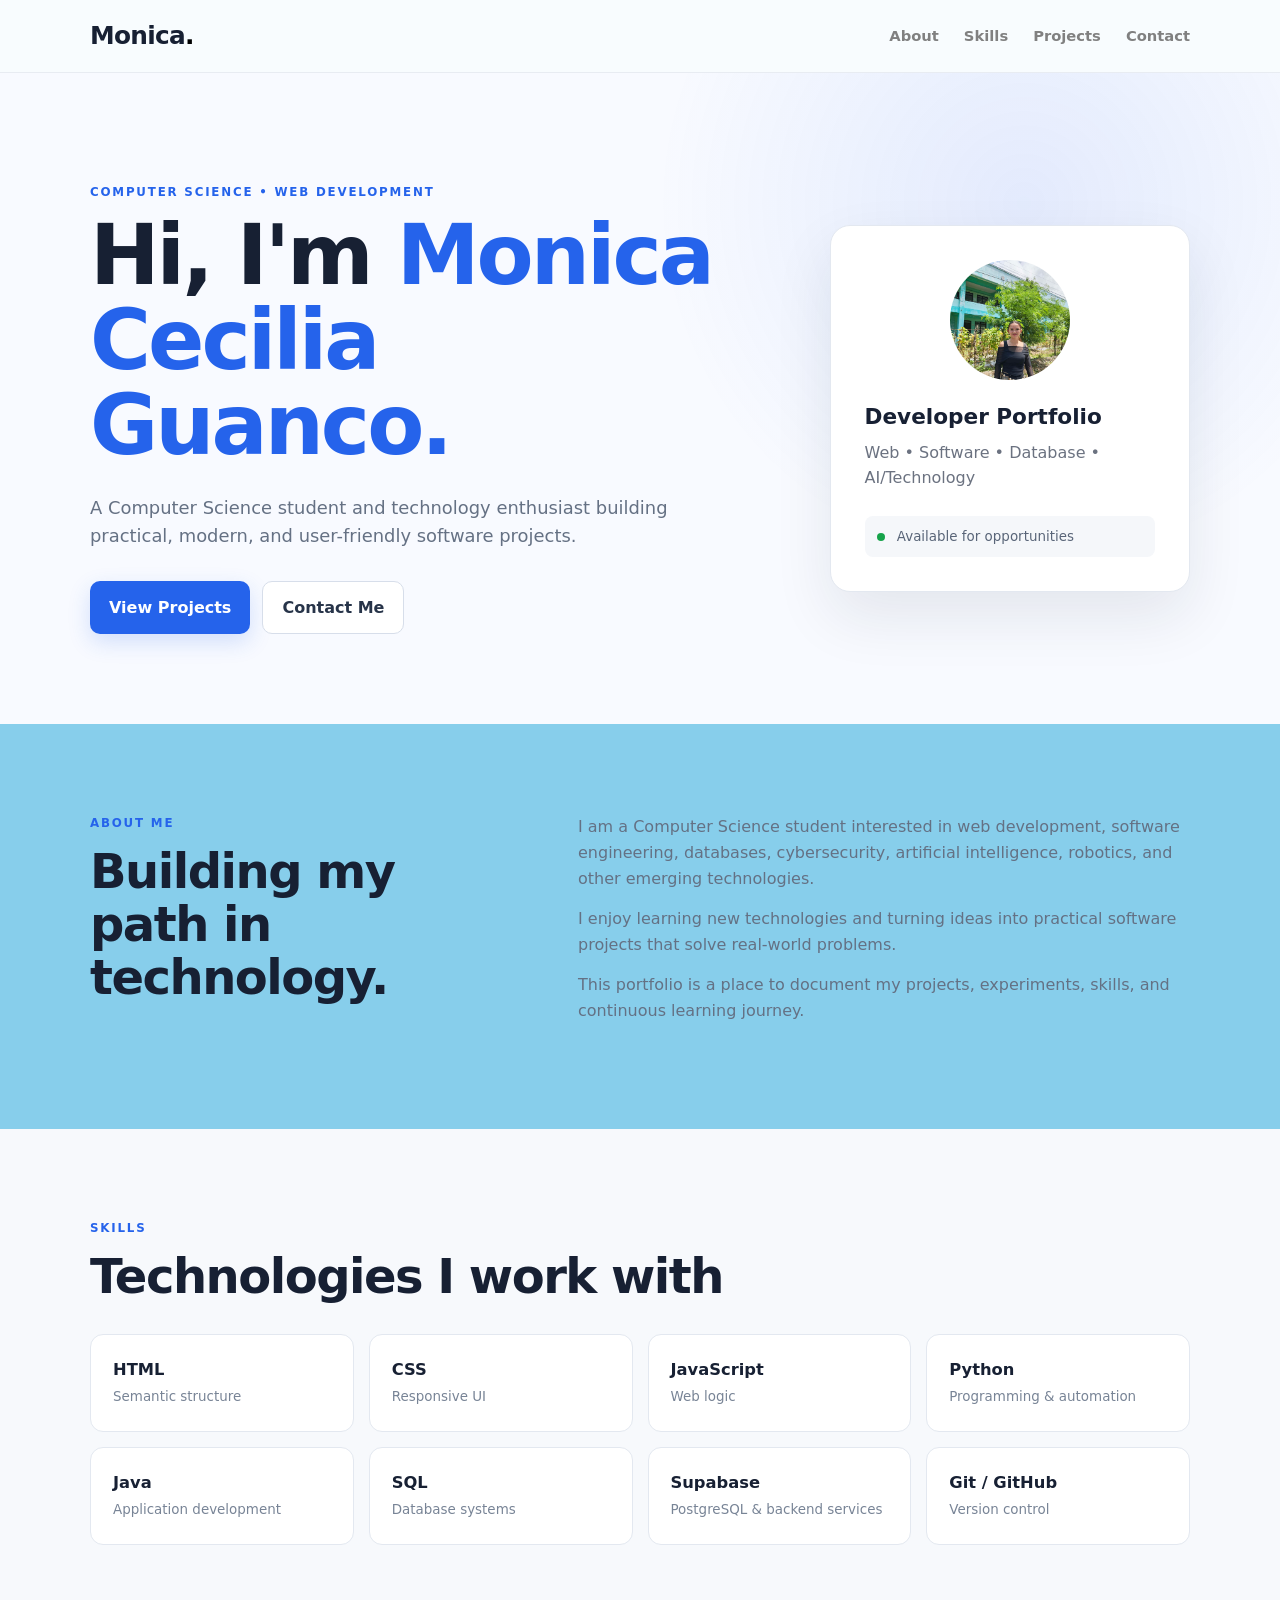
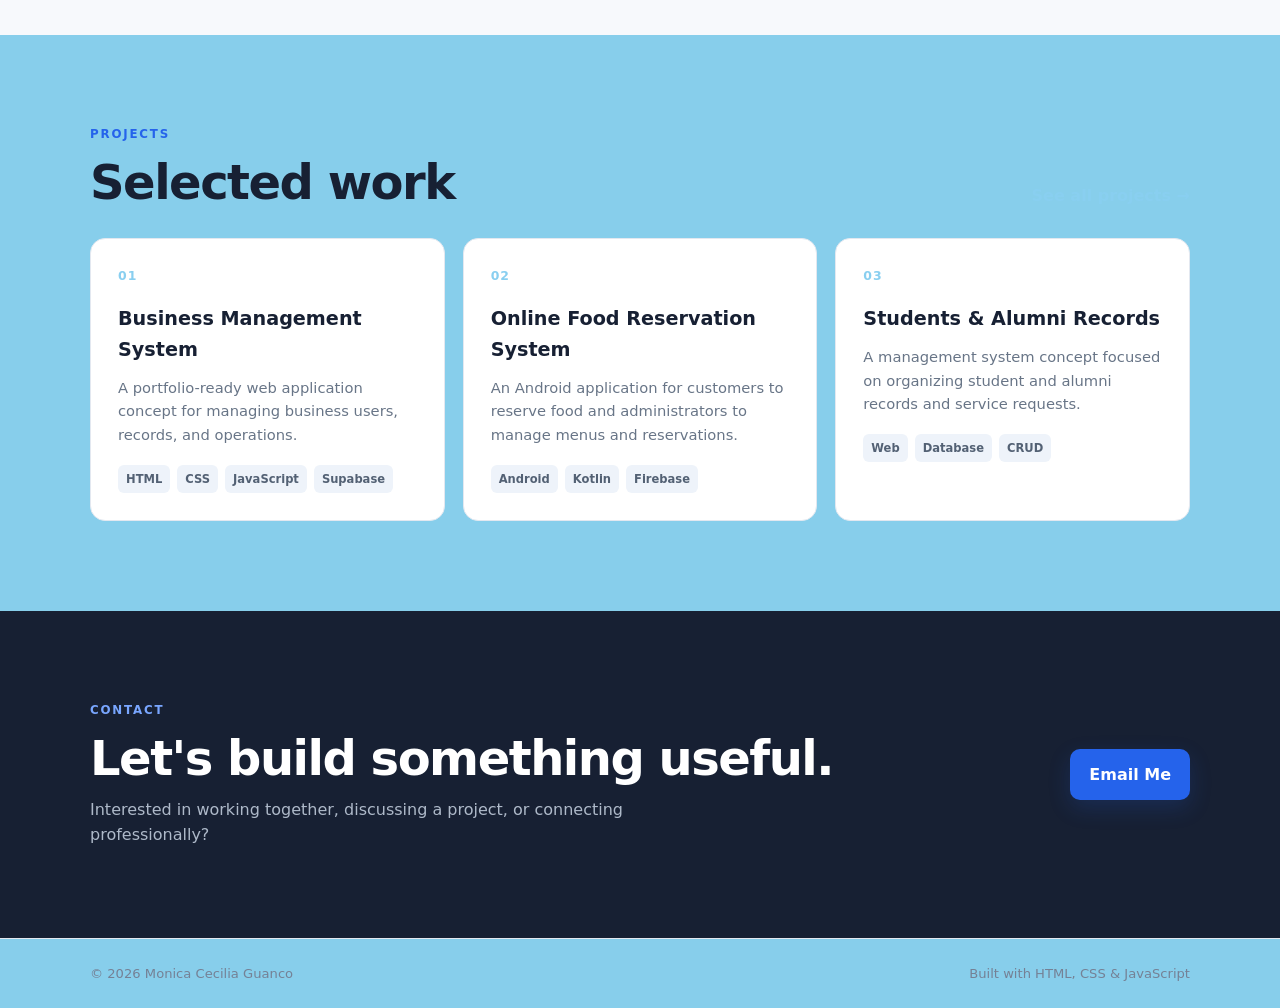
<file: index.html>
<!DOCTYPE html><html lang="en">
<head>
<meta charset="UTF-8">
<meta name="viewport" content="width=device-width, initial-scale=1.0">
<meta name="description" content="Monica Cecilia Guanco —Taking Batchelor Computer Science , developer, and technology enthusiast.">
<meta name="author" content="Monica Cecilia Guanco">
<title>Monica Cecilia Guanco | Portfolio</title>
<link rel="stylesheet" href="style.css">
</head><body><header class="site-header">
<nav class="nav container"><a class="brand" href="index.html" aria-label="Monica Cecilia Guanco home">
Monica<span>.</span>
</a><div class="nav-links" id="navLinks">
<a href="#about">About</a>
<a href="#skills">Skills</a>
<a href="#projects">Projects</a>
<a href="#contact">Contact</a>
</div><button class="menu-toggle" type="button" aria-label="Open navigation menu" aria-expanded="false" aria-controls="navLinks">
☰
</button></nav>
</header><main><section class="hero">
<div class="container hero-grid"><div class="hero-content"><p class="eyebrow">
COMPUTER SCIENCE • WEB DEVELOPMENT
</p><h1>
Hi, I'm <span>Monica Cecilia Guanco.</span>
</h1><p class="hero-text">
A Computer Science student and technology enthusiast building
practical, modern, and user-friendly software projects.
</p><div class="hero-actions">
<a class="btn primary" href="#projects">View Projects</a>
<a class="btn outline" href="#contact">Contact Me</a>
</div></div><div class="hero-card"><div class="avatar">
<img src="profile.jpg" alt="Monica Cecilia Guanco">
</div><h2>Developer Portfolio</h2><p>
Web • Software • Database • AI/Technology
</p><div class="status">
<span></span>
Available for opportunities
</div></div></div>
</section><section id="about" class="section"><div class="container two-col"><div>
<p class="eyebrow">ABOUT ME</p><h2>
Building my path in technology.
</h2>
</div><div class="about-text"><p>
I am a Computer Science student interested in web development,
software engineering, databases, cybersecurity, artificial
intelligence, robotics, and other emerging technologies.
</p><p>
I enjoy learning new technologies and turning ideas into
practical software projects that solve real-world problems.
</p><p>
This portfolio is a place to document my projects, experiments,
skills, and continuous learning journey.
</p></div></div>
</section><section id="skills" class="section section-muted"><div class="container"><p class="eyebrow">SKILLS</p><h2>
Technologies I work with
</h2><div class="skill-grid"><div class="skill-card">
<strong>HTML</strong>
<span>Semantic structure</span>
</div><div class="skill-card">
<strong>CSS</strong>
<span>Responsive UI</span>
</div><div class="skill-card">
<strong>JavaScript</strong>
<span>Web logic</span>
</div><div class="skill-card">
<strong>Python</strong>
<span>Programming & automation</span>
</div><div class="skill-card">
<strong>Java</strong>
<span>Application development</span>
</div><div class="skill-card">
<strong>SQL</strong>
<span>Database systems</span>
</div><div class="skill-card">
<strong>Supabase</strong>
<span>PostgreSQL & backend services</span>
</div><div class="skill-card">
<strong>Git / GitHub</strong>
<span>Version control</span>
</div></div>
</div>
</section><section id="projects" class="section"><div class="container"><div class="section-head"><div>
<p class="eyebrow">PROJECTS</p><h2>
Selected work
</h2>
</div><a class="text-link" href="projects.html">
See all projects →
</a></div><div class="project-grid"><article class="project-card"><div class="project-number">
01
</div><h3>
Business Management System
</h3><p>
A portfolio-ready web application concept for managing
business users, records, and operations.
</p><div class="tags">
<span>HTML</span>
<span>CSS</span>
<span>JavaScript</span>
<span>Supabase</span>
</div></article><article class="project-card"><div class="project-number">
02
</div><h3>
Online Food Reservation System
</h3><p>
An Android application for customers to reserve food and
administrators to manage menus and reservations.
</p><div class="tags">
<span>Android</span>
<span>Kotlin</span>
<span>Firebase</span>
</div></article><article class="project-card"><div class="project-number">
03
</div><h3>
Students & Alumni Records
</h3><p>
A management system concept focused on organizing student
and alumni records and service requests.
</p><div class="tags">
<span>Web</span>
<span>Database</span>
<span>CRUD</span>
</div></article></div>
</div>
</section><section id="contact" class="section contact-section"><div class="container contact-card"><div><p class="eyebrow">
CONTACT
</p><h2>
Let's build something useful.
</h2><p>
Interested in working together, discussing a project,
or connecting professionally?
</p></div><a class="btn primary" href="mailto:monicacecilia197@gmail.com">
Email Me
</a></div>
</section></main><footer class="footer"><div class="container footer-inner"><span>
© <span id="year"></span> Monica Cecilia Guanco
</span><span>
Built with HTML, CSS & JavaScript
</span></div></footer><script src="script.js"></script></body>
</html>
</file>
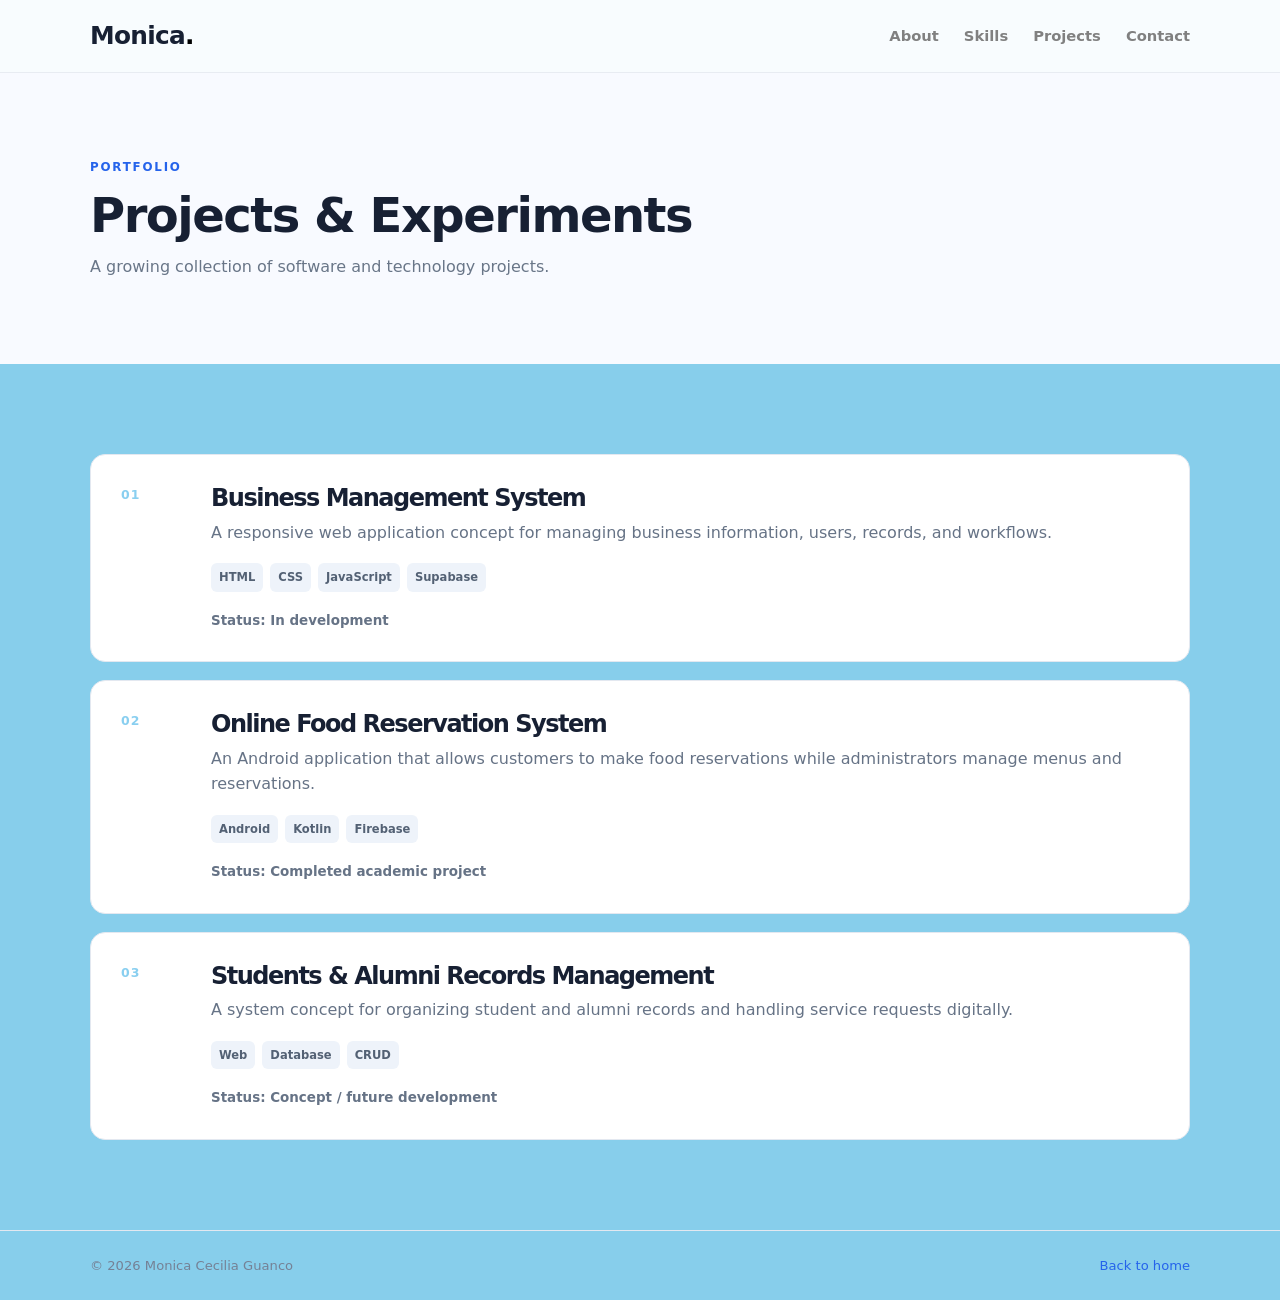
<file: projects.html>
<!DOCTYPE html><html lang="en">
<head><meta charset="UTF-8">
<meta name="viewport" content="width=device-width, initial-scale=1.0"><meta name="description" content="Projects and experiments by  Monica Cecilia Guanco, Computer Science graduate and developer."><meta name="author" content="Monica Cecilia Guanco"><title>Projects | Monica Cecilia Guanco</title><link rel="stylesheet" href="style.css"></head><body><header class="site-header"><nav class="nav container"><a class="brand" href="index.html" aria-label="Monica Cecilia Guanco home">
Monica<span>.</span>
</a><div class="nav-links" id="navLinks"><a href="index.html#about">About</a>
<a href="index.html#skills">Skills</a>
<a href="index.html#projects">Projects</a>
<a href="index.html#contact">Contact</a>

</div><button class="menu-toggle" type="button" aria-label="Open navigation menu" aria-expanded="false" aria-controls="navLinks">
☰
</button></nav></header><main><section class="page-hero"><div class="container"><p class="eyebrow">
PORTFOLIO
</p><h1>
Projects & Experiments
</h1><p>
A growing collection of software and technology projects.
</p></div></section><section class="section"><div class="container project-list"><article class="project-detail"><div class="project-number">
01
</div><div><h2>
Business Management System
</h2><p>
A responsive web application concept for managing
business information, users, records, and workflows.
</p><div class="tags"><span>HTML</span>
<span>CSS</span>
<span>JavaScript</span>
<span>Supabase</span>

</div><p class="project-status">
Status: In development
</p></div></article><article class="project-detail"><div class="project-number">
02
</div><div><h2>
Online Food Reservation System
</h2><p>
An Android application that allows customers to make
food reservations while administrators manage menus
and reservations.
</p><div class="tags"><span>Android</span>
<span>Kotlin</span>
<span>Firebase</span>

</div><p class="project-status">
Status: Completed academic project
</p></div></article><article class="project-detail"><div class="project-number">
03
</div><div><h2>
Students & Alumni Records Management
</h2><p>
A system concept for organizing student and alumni
records and handling service requests digitally.
</p><div class="tags"><span>Web</span>
<span>Database</span>
<span>CRUD</span>

</div><p class="project-status">
Status: Concept / future development
</p></div></article></div></section></main><footer class="footer"><div class="container footer-inner"><span>
© <span id="year"></span> Monica Cecilia Guanco
</span><a href="index.html">
Back to home
</a></div></footer><script src="script.js"></script></body>
</html>
</file>
<file: style.css>
* {
  margin: 0;
  padding: 0;
  box-sizing: border-box;
  }

html {
scroll-behavior: smooth;
scroll-padding-top: 90px;
}

body {
font-family:
Inter,
ui-sans-serif,
system-ui,
-apple-system,
BlinkMacSystemFont,
"Segoe UI",
sans-serif;

color: #172033;
background: #87CEEB;
line-height: 1.6;
}

a {
color: inherit;
}

button,
input,
textarea {
font: inherit;
}

button {
cursor: pointer;
}

.container {
width: min(1100px, 92%);
margin: 0 auto;
}

.site-header {
background: rgba(255, 255, 255, 0.94);
backdrop-filter: blur(12px);
border-bottom: 1px solid #e8ecf2;
position: sticky;
top: 0;
z-index: 100;
}

.nav {
min-height: 72px;
display: flex;
align-items: center;
justify-content: space-between;
gap: 20px;
position: relative;
}

.brand {
text-decoration: none;
font-size: 1.55rem;
font-weight: 800;
letter-spacing: -0.7px;
white-space: nowrap;
}

.brand span {
color: #000000;
}

.nav-links {
display: flex;
align-items: center;
gap: 25px;
}

.nav-links a {
text-decoration: none;
color: #808080;
font-size: 0.92rem;
font-weight: 600;
transition: color 0.2s ease;
}

.nav-links a:hover {
color: #F0E68C;
}

.menu-toggle {
display: none;
border: 0;
background: transparent;
color: #172033;
font-size: 1.6rem;
line-height: 1;
padding: 8px;
border-radius: 8px;
}

.menu-toggle:hover {
background: #ADD8E6;
}

.hero {
padding: 110px 0 90px;
background:
radial-gradient(
circle at 80% 20%,
rgba(37, 99, 235, 0.10),
transparent 32%
),
#f8faff;
}

.hero-grid {
display: grid;
grid-template-columns: 1.3fr 0.7fr;
gap: 70px;
align-items: center;
}

.hero-content {
}

.eyebrow {
color: #2563eb;
font-size: 0.74rem;
font-weight: 800;
letter-spacing: 1.8px;
margin-bottom: 12px;
}

.hero h1 {
font-size: clamp(2.8rem, 7vw, 5.2rem);
line-height: 1.02;
letter-spacing: -3px;
max-width: 800px;
}

.hero h1 span {
color: #2563eb;
}

.hero-text {
max-width: 650px;
color: #657184;
font-size: 1.12rem;
margin: 25px 0 30px;
}

.hero-actions {
display: flex;
gap: 12px;
flex-wrap: wrap;
}

.btn {
display: inline-flex;
justify-content: center;
align-items: center;
text-decoration: none;
border: 0;
border-radius: 10px;
padding: 13px 19px;
font-weight: 750;
cursor: pointer;
transition:
transform 0.2s ease,
background 0.2s ease,
box-shadow 0.2s ease;
}

.btn:hover {
transform: translateY(-2px);
}

.primary {
background: #2563eb;
color: #ffffff;
box-shadow:
0 8px 22px rgba(37, 99, 235, 0.18);
}

.primary:hover {
background: #1d4ed8;
}

.outline {
border: 1px solid #d7deea;
background: #ffffff;
color: #273449;
}

.outline:hover {
background: #f8fafc;
}

.hero-card {
background: #ffffff;
border: 1px solid #e3e8f0;
border-radius: 20px;
padding: 34px;
box-shadow:
0 25px 60px rgba(20, 32, 55, 0.09);
}

.avatar {
width: 120px;
height: 120px;
border-radius: 50%;
overflow: hidden;
margin: 0 auto 20px;
}

.avatar img {
width: 100%;
height: 100%;
object-fit: cover;
display: block;
}

.hero-card h2 {
font-size: 1.35rem;
margin-bottom: 5px;
}

.hero-card p {
color: #6b7280;
}

.status {
margin-top: 25px;
padding: 10px 12px;
border-radius: 8px;
background: #f5f7fa;
color: #596578;
font-size: 0.84rem;
}

.status span {
display: inline-block;
width: 8px;
height: 8px;
border-radius: 50%;
background: #16a34a;
margin-right: 8px;
}

.section {
padding: 90px 0;
}

.section-muted {
background: #f7f9fc;
}

.section h2,
.page-hero h1 {
font-size: clamp(2rem, 4vw, 3rem);
line-height: 1.1;
letter-spacing: -1.5px;
}

.two-col {
display: grid;
grid-template-columns: 0.8fr 1.2fr;
gap: 80px;
}

.about-text p {
color: #647184;
margin-bottom: 15px;
}

.skill-grid {
display: grid;
grid-template-columns: repeat(4, 1fr);
gap: 15px;
margin-top: 32px;
}

.skill-card {
padding: 22px;
background: #ffffff;
border: 1px solid #e3e8f0;
border-radius: 13px;
transition:
transform 0.2s ease,
box-shadow 0.2s ease;
}

.skill-card:hover {
transform: translateY(-3px);
box-shadow:
0 12px 25px rgba(20, 32, 55, 0.07);
}

.skill-card strong {
display: block;
font-size: 1.02rem;
}

.skill-card span {
color: #788496;
font-size: 0.84rem;
}

.section-head {
display: flex;
justify-content: space-between;
align-items: end;
gap: 25px;
margin-bottom: 30px;
}

.text-link {
color: #89CFF0;
text-decoration: none;
font-weight: 700;
white-space: nowrap;
}

.text-link:hover {
text-decoration: underline;
}

.project-grid {
display: grid;
grid-template-columns: repeat(3, 1fr);
gap: 18px;
}

.project-card {
border: 1px solid #e3e8f0;
border-radius: 15px;
padding: 27px;
background: #ffffff;
transition:
transform 0.2s ease,
box-shadow 0.2s ease;
}

.project-card:hover {
transform: translateY(-4px);
box-shadow:
0 18px 35px rgba(20, 32, 55, 0.08);
}

.project-number {
color: #89CFF0;
font-weight: 800;
font-size: 0.78rem;
letter-spacing: 1px;
margin-bottom: 18px;
}

.project-card h3 {
font-size: 1.2rem;
margin-bottom: 10px;
}

.project-card p {
color: #687587;
font-size: 0.92rem;
}

.tags {
display: flex;
flex-wrap: wrap;
gap: 7px;
margin-top: 18px;
}

.tags span {
font-size: 0.72rem;
padding: 5px 8px;
background: #eef3fa;
border-radius: 6px;
color: #536174;
font-weight: 700;
}

.contact-section {
background: #172033;
color: #ffffff;
}

.contact-card {
display: flex;
justify-content: space-between;
align-items: center;
gap: 30px;
}

.contact-card p:not(.eyebrow) {
color: #aeb9c9;
margin-top: 12px;
max-width: 650px;
}

.contact-section .eyebrow {
color: #79a6ff;
}

.footer {
border-top: 1px solid #e3e8f0;
padding: 24px 0;
color: #758195;
font-size: 0.82rem;
}

.footer-inner {
display: flex;
justify-content: space-between;
gap: 20px;
}

.footer a {
color: #2563eb;
text-decoration: none;
}

.footer a:hover {
text-decoration: underline;
}

.page-hero {
padding: 85px 0;
background: #f8faff;
}

.page-hero p:last-child {
color: #697688;
margin-top: 12px;
}

.project-list {
display: grid;
gap: 18px;
}

.project-detail {
display: grid;
grid-template-columns: 70px 1fr;
gap: 20px;
padding: 30px;
border: 1px solid #e3e8f0;
border-radius: 15px;
background: #ffffff;
}

.project-detail h2 {
font-size: 1.5rem;
margin-bottom: 8px;
}

.project-detail p {
color: #667386;
}

.project-status {
font-size: 0.84rem;
margin-top: 18px;
font-weight: 700;
}

button:focus-visible,
a:focus-visible {
outline: 3px solid rgba(37, 99, 235, 0.25);
outline-offset: 3px;
}

@media (max-width: 900px) {

.hero-grid {
grid-template-columns: 1fr;
gap: 45px;
}

.hero-card {
max-width: 600px;
}

.two-col {
grid-template-columns: 1fr;
gap: 40px;
}

.skill-grid {
grid-template-columns: repeat(2, 1fr);
}

.project-grid {
grid-template-columns: repeat(2, 1fr);
}

}

@media (max-width: 800px) {

.nav {
min-height: 68px;
}

.menu-toggle {
display: block;
}

.nav-links {
display: none;
position: absolute;
top: 68px;
left: 0;
right: 0;
flex-direction: column;
align-items: stretch;
gap: 0;
background: #ffffff;
border-bottom: 1px solid #e5e7eb;
box-shadow:
0 12px 25px rgba(15, 23, 42, 0.08);
padding: 10px 4%;
}

.nav-links.open {
display: flex;
}

.nav-links a {
padding: 14px 0;
border-bottom: 1px solid #f1f5f9;
}

.nav-links a:last-child {
border-bottom: 0;
}

.contact-card {
flex-direction: column;
align-items: flex-start;
}

.section-head {
align-items: flex-start;
flex-direction: column;
}

}

@media (max-width: 650px) {

.hero {
padding: 80px 0 65px;
}

.hero h1 {
letter-spacing: -2px;
}

.hero-card {
padding: 28px;
}

.section {
padding: 70px 0;
}

.project-grid {
grid-template-columns: 1fr;
}

.project-detail {
grid-template-columns: 1fr;
gap: 5px;
}

}

@media (max-width: 520px) {

.container {
width: min(92%, 1100px);
}

.hero {
padding: 70px 0 55px;
}

.hero h1 {
font-size: clamp(2.5rem, 13vw, 3.5rem);
letter-spacing: -2px;
}

.hero-text {
font-size: 1rem;
}

.hero-actions {
flex-direction: column;
align-items: stretch;
}

.btn {
width: 100%;
}

.skill-grid {
grid-template-columns: 1fr;
}

.section {
padding: 60px 0;
}

.section h2,
.page-hero h1 {
font-size: 2rem;
}

.project-card {
padding: 23px;
}

.project-detail {
padding: 23px;
}

.footer-inner {
flex-direction: column;
align-items: flex-start;
}

.page-hero {
padding: 65px 0;
}

}

@media (max-width: 360px) {

.brand {
font-size: 1.35rem;
}

.hero h1 {
font-size: 2.35rem;
}

.hero-card {
padding: 23px;
}

.avatar {
width: 75px;
height: 75px;
}

}
</file>
